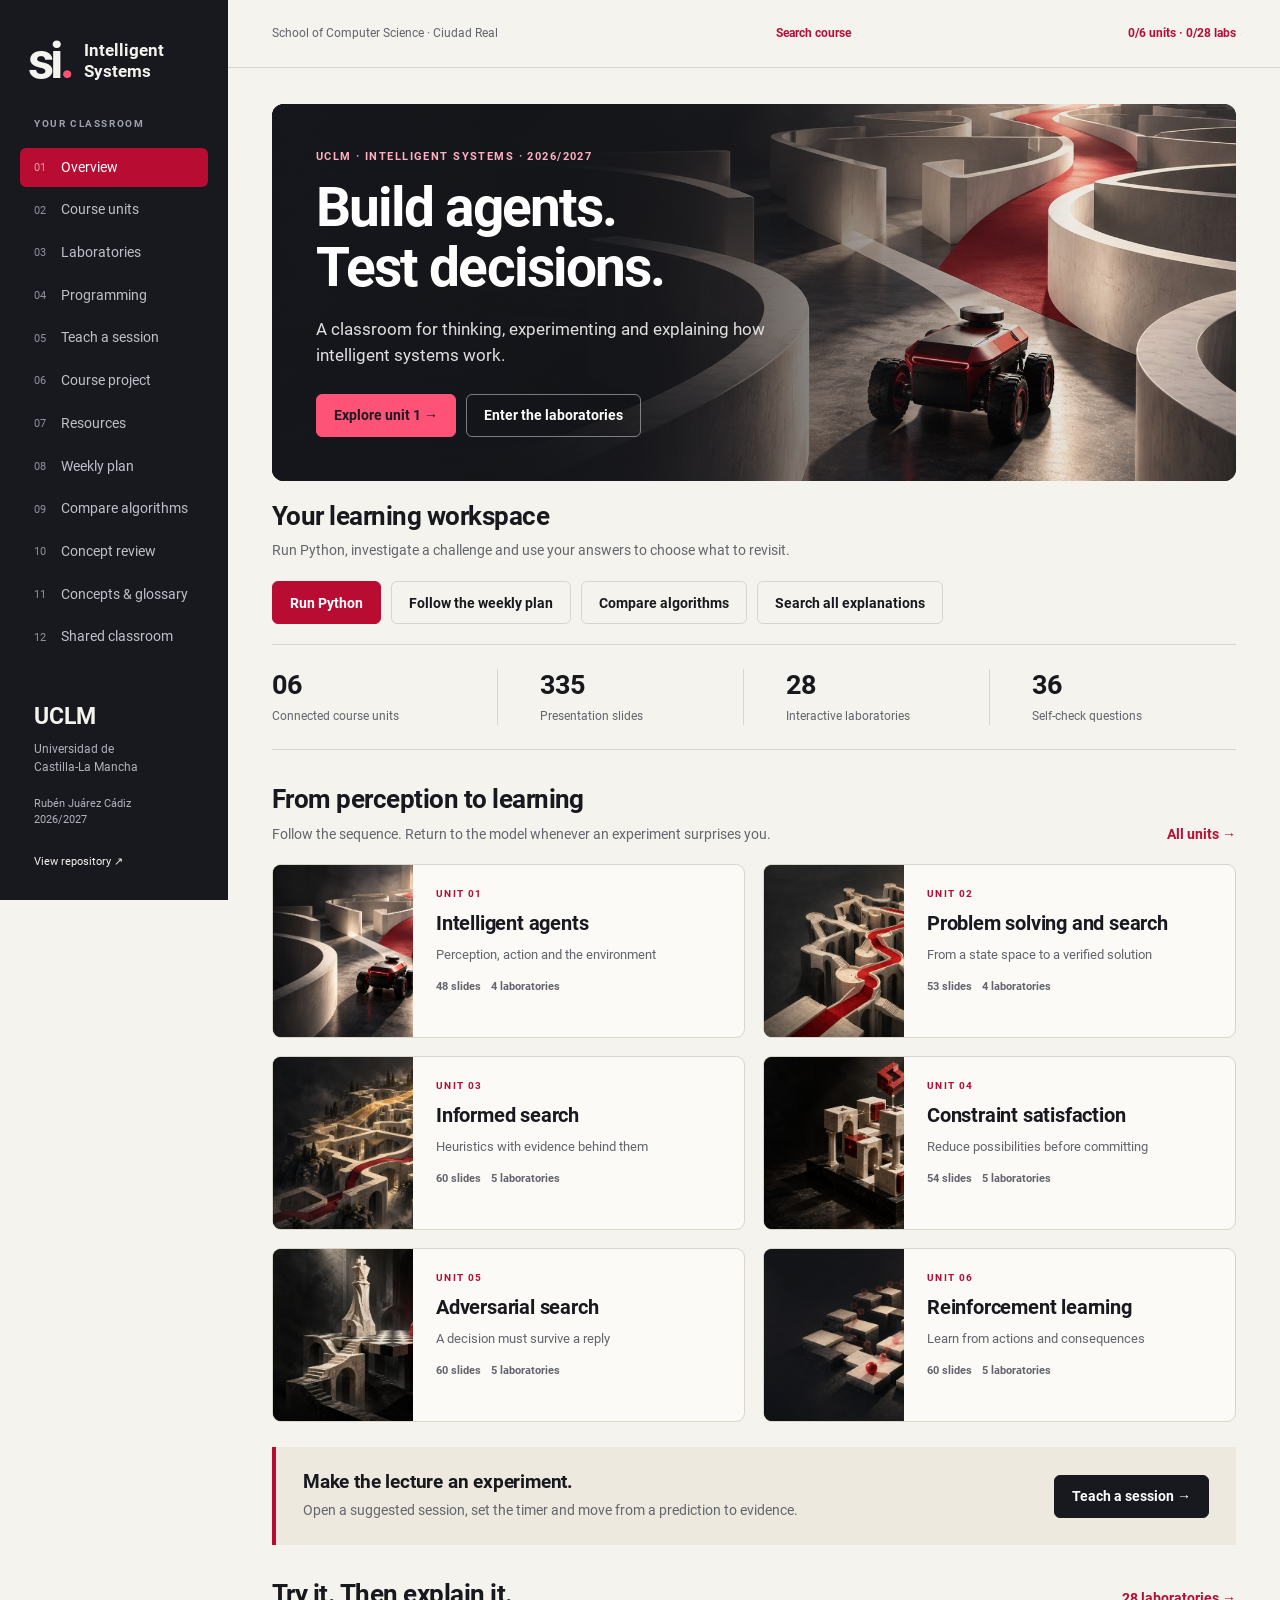
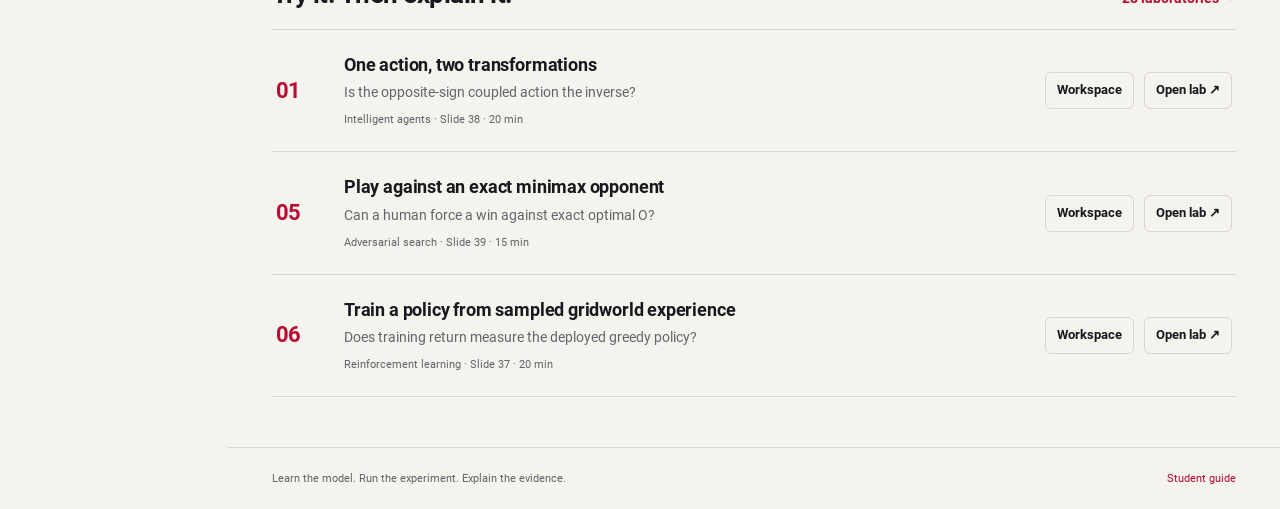
<file: index.html>
<!doctype html>
<html lang="en">
<head>
 <meta charset="utf-8"><meta name="viewport" content="width=device-width, initial-scale=1">
 <meta name="theme-color" content="#18191e"><meta name="description" content="UCLM Intelligent Systems: six units, 28 interactive laboratories, programming exercises and classroom tools.">
 <title>Intelligent Systems · UCLM</title>
 <link rel="icon" href="assets/favicon.svg" type="image/svg+xml"><link rel="stylesheet" href="assets/campus.css"><link rel="stylesheet" href="assets/learning.css">
 <script src="assets/course-data.js" defer></script><script src="assets/learning-core.js" defer></script><script src="assets/progress.js" defer></script><script src="assets/learning-data.js" defer></script><script src="assets/search-data.js" defer></script><script src="assets/comparisons.js" defer></script><script src="assets/runner.js" defer></script><script src="assets/live-client.js" defer></script><script src="assets/learning-ui.js" defer></script><script src="assets/app.js" defer></script>
</head>
<body>
 <a class="skip-link" href="#main">Skip to content</a>
 <aside class="sidebar">
  <a class="brand" href="#home" aria-label="Intelligent Systems home"><span class="brand-mark">si<span>.</span></span><span>Intelligent<br>Systems</span></a>
  <button id="menu-toggle" class="menu-toggle" aria-expanded="false" aria-controls="primary-nav">Menu</button>
  <nav id="primary-nav" aria-label="Course navigation">
   <span class="nav-label">YOUR CLASSROOM</span>
   <a href="#home" data-nav="home"><span aria-hidden="true">01</span> Overview</a>
   <a href="#units" data-nav="units"><span aria-hidden="true">02</span> Course units</a>
   <a href="#labs" data-nav="labs"><span aria-hidden="true">03</span> Laboratories</a>
   <a href="#practice" data-nav="practice"><span aria-hidden="true">04</span> Programming</a>
   <a href="#classroom" data-nav="classroom"><span aria-hidden="true">05</span> Teach a session</a>
   <a href="#project" data-nav="project"><span aria-hidden="true">06</span> Course project</a>
   <a href="#resources" data-nav="resources"><span aria-hidden="true">07</span> Resources</a>
   <a href="#schedule" data-nav="schedule"><span aria-hidden="true">08</span> Weekly plan</a>
   <a href="#compare" data-nav="compare"><span aria-hidden="true">09</span> Compare algorithms</a>
   <a href="#review" data-nav="review"><span aria-hidden="true">10</span> Concept review</a>
   <a href="#glossary" data-nav="glossary"><span aria-hidden="true">11</span> Concepts & glossary</a>
   <a href="#live" data-nav="live"><span aria-hidden="true">12</span> Shared classroom</a>
  </nav>
  <div class="sidebar-foot"><b>UCLM</b><span>Universidad de<br>Castilla-La Mancha</span><small>Rubén Juárez Cádiz<br>2026/2027</small><a href="https://github.com/rubences/Sistemas-Inteligentes" target="_blank" rel="noopener">View repository ↗</a></div>
 </aside>
 <div class="workspace">
  <header class="topbar"><span>School of Computer Science · Ciudad Real</span><a class="site-search" href="#search">Search course</a><a href="#resources" id="progress-summary">Your progress</a></header>
  <div id="storage-notice" class="notice" hidden></div>
  <main id="main" tabindex="-1"></main>
  <footer class="site-foot"><span>Learn the model. Run the experiment. Explain the evidence.</span><a href="docs/STUDENT_GUIDE.md">Student guide</a></footer>
 </div>
 <div id="toast" class="toast" role="status" aria-live="polite" hidden></div>
 <input id="import-file" type="file" accept="application/json,.json" hidden>
 <noscript><div class="noscript"><h1>Intelligent Systems</h1><p>Enable JavaScript to use the course campus. The PDFs and standalone presentations are also available in the <a href="materials/">materials folder</a>.</p></div></noscript>
</body>
</html>
</file>
<file: assets/campus.css>
@font-face{font-family:Campus;src:url('roboto-400.woff2') format('woff2');font-weight:400;font-display:swap}@font-face{font-family:Campus;src:url('roboto-700.woff2') format('woff2');font-weight:700;font-display:swap}
:root{--ink:#18191e;--paper:#f5f3ed;--muted:#62656c;--red:#b80c33;--pink:#ff5277;--line:#d8d5cd;--white:#fff;--sidebar:228px;color-scheme:light}*{box-sizing:border-box}html{scroll-behavior:smooth}body{margin:0;background:var(--paper);color:var(--ink);font:16px/1.55 Campus,Arial,sans-serif}a{color:inherit;text-decoration:none}button,input,select,textarea{font:inherit}button,.button{display:inline-flex;align-items:center;justify-content:center;gap:8px;min-height:43px;padding:10px 17px;border:1px solid var(--line);border-radius:6px;background:transparent;color:inherit;font-weight:700;font-size:14px;line-height:1.3;cursor:pointer;text-align:center}button:hover,.button:hover{border-color:var(--red);background:#b80c3308}button:disabled{opacity:.4;cursor:default}.button.primary,button.primary{background:var(--red);border-color:var(--red);color:white}.button.primary:hover,button.primary:hover{background:#930b2b}.button.dark{background:var(--ink);border-color:var(--ink);color:white}.button.small{padding:8px 11px;min-height:37px;font-size:13px}a:focus-visible,button:focus-visible,input:focus-visible,select:focus-visible,textarea:focus-visible,summary:focus-visible{outline:3px solid #009eae;outline-offset:4px}[hidden]{display:none!important}.skip-link{position:fixed;top:-80px;left:16px;z-index:100;background:white;padding:12px}.skip-link:focus{top:10px}.sidebar{position:fixed;inset:0 auto 0 0;width:var(--sidebar);background:var(--ink);color:var(--paper);padding:30px 20px;display:flex;flex-direction:column;z-index:30;overflow-y:auto}.brand{display:flex;align-items:center;gap:13px;font-size:17px;font-weight:700;line-height:1.2;padding:0 8px}.brand-mark{font-size:51px;letter-spacing:-4px}.brand-mark>span{color:var(--pink)}.nav-label{font-size:10px;font-weight:700;letter-spacing:.16em;color:#9da0ab;display:block;margin:46px 14px 16px}nav>a{display:flex;gap:15px;align-items:center;padding:13px 14px;margin:3px 0;font-size:14px;color:#bfc1ca;border-radius:6px}nav>a>span{font-size:11px;color:#8e919e;font-variant-numeric:tabular-nums}nav>a:hover{background:#ffffff0b;color:white}nav>a[aria-current=page]{background:#b80c33;color:white}nav>a[aria-current=page]>span{color:#fff9}.sidebar-foot{margin-top:auto;padding:34px 14px 0;display:flex;flex-direction:column;gap:8px;font-size:12px;line-height:1.45}.sidebar-foot>b{font-size:23px}.sidebar-foot>span,.sidebar-foot>small{color:#aeb0ba}.sidebar-foot>small{margin-top:12px;font-size:11px}.sidebar-foot>a{margin-top:18px;font-size:11px}.workspace{margin-left:var(--sidebar)}.topbar{min-height:68px;border-bottom:1px solid var(--line);display:flex;justify-content:space-between;align-items:center;gap:20px;padding:15px 44px;font-size:12px;color:var(--muted)}.topbar>a{font-weight:700;color:var(--red);white-space:nowrap}main{padding:36px 44px 50px;max-width:1530px;margin:auto;min-height:calc(100vh - 150px)}h1,h2,h3,p{margin:0}h1{font-size:46px;line-height:1.09;letter-spacing:-.035em;max-width:1050px}h2{font-size:26px;line-height:1.2;letter-spacing:-.02em}h3{font-size:19px;line-height:1.3;letter-spacing:-.01em}.eyebrow{font-size:11px;letter-spacing:.13em;font-weight:700;text-transform:uppercase;color:var(--red);margin-bottom:13px}.lead{font-size:18px;line-height:1.6;color:var(--muted);max-width:760px;margin-top:18px}.section-heading{display:flex;align-items:end;justify-content:space-between;gap:20px;margin:34px 0 19px}.section-heading p{color:var(--muted);font-size:14px;margin-top:8px}.text-link{color:var(--red);font-size:14px;font-weight:700;white-space:nowrap}.hero{min-height:368px;position:relative;background:#17181d;color:white;border-radius:12px;overflow:hidden;padding:44px;display:flex;flex-direction:column;justify-content:center}.hero:before{content:'';position:absolute;inset:0;background:linear-gradient(90deg,#16171cf2 5%,#16171ca6 48%,#16171c10 83%),url('unit-1.jpg') center/cover}.hero>*{position:relative}.hero h1{font-size:55px;max-width:650px}.hero .eyebrow{color:#ffafc1}.hero p{max-width:490px;color:#e1e0df;font-size:17px;margin-top:18px}.hero .actions{margin-top:25px}.hero .button{border-color:#ffffff70}.hero .button.primary{background:var(--pink);border-color:var(--pink);color:#1b1b20}.hero .button:hover{background:#ffffff22}.actions{display:flex;flex-wrap:wrap;gap:10px;margin-top:20px}.stats{display:grid;grid-template-columns:repeat(4,1fr);border-bottom:1px solid var(--line);padding:24px 0;gap:20px}.stats>div{border-right:1px solid var(--line);padding-left:22px}.stats>div:first-child{padding-left:0}.stats>div:last-child{border:0}.stats strong{font-size:27px;line-height:1.2;display:block}.stats span{display:block;color:var(--muted);font-size:12px;margin-top:5px}.course-grid{display:grid;grid-template-columns:1fr 1fr;gap:18px}.unit-card{border:1px solid var(--line);background:#fff9;border-radius:9px;overflow:hidden;display:grid;grid-template-columns:140px 1fr;min-height:174px;transition:border-color .15s,transform .15s}.unit-card:hover{border-color:#b80c3370;transform:translateY(-2px)}.unit-card>img{width:140px;height:100%;object-fit:cover;object-position:64% center;background:var(--ink)}.unit-card-content{padding:21px 23px}.unit-card .eyebrow{font-size:10px;margin-bottom:8px}.unit-card h3{font-size:20px}.unit-card p{font-size:13px;color:var(--muted);line-height:1.5;margin-top:9px}.unit-meta{display:flex;flex-wrap:wrap;gap:10px;font-size:11px;font-weight:700;color:var(--muted);margin-top:14px}.unit-meta .complete{color:#26624c}.callout{padding:23px 27px;border-left:4px solid var(--red);background:#ede9df;display:flex;justify-content:space-between;align-items:center;gap:24px;margin-top:25px}.callout p{color:var(--muted);font-size:14px;margin-top:5px}.callout .actions{margin-top:0;flex-shrink:0}.back{display:inline-block;color:var(--muted);font-size:13px;margin-bottom:24px}.unit-heading{display:grid;grid-template-columns:1fr 280px;gap:35px;align-items:center}.unit-heading>img{width:280px;height:188px;object-fit:cover;object-position:right;border-radius:9px}.pills{display:flex;gap:8px;flex-wrap:wrap;margin-top:22px}.pill{padding:5px 10px;border:1px solid var(--line);border-radius:4px;font-size:11px;color:var(--muted)}.two-col{display:grid;grid-template-columns:1.12fr 1fr;gap:35px;margin-top:32px}.panel{border:1px solid var(--line);padding:26px;border-radius:9px;background:#fff7}.panel h2{font-size:23px}.outcomes{padding:0;list-style:none;margin:20px 0 0}.outcomes li{border-top:1px solid var(--line);padding:14px 0 14px 27px;position:relative;font-size:15px}.outcomes li:before{content:'↗';position:absolute;left:0;color:var(--red);font-weight:700}.subtle{font-size:13px;color:var(--muted);line-height:1.55}.panel .subtle{margin-top:13px}.lab-list{border-top:1px solid var(--line)}.lab-row{display:grid;grid-template-columns:48px 1fr auto;gap:20px;align-items:center;padding:23px 4px;border-bottom:1px solid var(--line)}.lab-no{color:var(--red);font-size:22px;font-weight:700;letter-spacing:-.04em}.lab-row h3{font-size:18px}.lab-row p{color:var(--muted);font-size:14px;line-height:1.5;margin-top:6px}.lab-row small{display:block;color:var(--muted);font-size:11px;margin-top:8px}.lab-row .actions{margin:0;flex-wrap:nowrap}.badge{font-size:10px;border:1px solid #b80c3325;background:#b80c330a;color:var(--red);padding:3px 6px;margin-left:8px;vertical-align:middle;white-space:nowrap}.filters{display:flex;gap:15px;margin:29px 0 18px;align-items:end}.filters label{flex:1;font-size:12px;font-weight:700}.filters label:last-child{max-width:285px}input,select,textarea{border:1px solid #c8c6bf;border-radius:6px;background:white;color:var(--ink);padding:11px 13px;max-width:100%}label>input,label>select{display:block;width:100%;margin-top:7px}.result-count{font-size:12px;color:var(--muted);margin-bottom:15px}.empty{padding:55px 25px;text-align:center;border:1px dashed var(--line);border-radius:8px}.empty p{color:var(--muted);margin:10px 0}.steps{display:grid;grid-template-columns:repeat(3,1fr);gap:24px;margin:30px 0}.step{border-top:2px solid var(--red);padding-top:16px}.step>b{display:block;color:var(--red);font-size:12px;margin-bottom:9px}.step h3{font-size:20px}.step p{color:var(--muted);font-size:15px;margin-top:11px}.evidence-form{margin-top:28px}.evidence-form label{display:block;font-size:14px;font-weight:700;margin-bottom:10px}.evidence-form textarea{width:100%;min-height:180px;resize:vertical;line-height:1.6}.evidence-bottom{display:flex;justify-content:space-between;align-items:center;gap:20px;margin-top:10px}.evidence-bottom label{font-weight:400;margin:0;font-size:13px}.evidence-bottom input{display:inline-block;width:auto;margin:0 7px 0 0}.evidence-bottom .actions{margin:0}.quiz{margin-top:22px}.quiz-top{display:flex;justify-content:space-between;color:var(--muted);font-size:12px;margin-bottom:16px}.quiz h3{font-size:20px;line-height:1.5}.quiz-options{border:0;margin:18px 0;padding:0;display:grid;gap:10px}.quiz-options label{display:flex;align-items:start;gap:11px;padding:13px 15px;border:1px solid var(--line);border-radius:6px;cursor:pointer;font-size:15px}.quiz-options input{margin:5px 0 0;accent-color:var(--red)}.quiz-options label:has(input:checked){border-color:var(--red);background:#b80c3306}.feedback{border-left:3px solid #267452;background:#2674520a;padding:15px 17px;font-size:14px;margin:18px 0}.feedback.incorrect{border-color:#b80c33;background:#b80c3308}.feedback strong{display:block;margin-bottom:5px}.score{font-size:50px;line-height:1.1;font-weight:700;letter-spacing:-.04em;margin:20px 0 12px}.practice-grid{display:grid;grid-template-columns:1fr 1fr;gap:20px;margin-top:28px}.practice-card{border-top:2px solid var(--ink);padding:21px 0}.practice-card h3{margin:8px 0 11px;font-size:23px}.practice-card p{font-size:14px;color:var(--muted)}code,pre{font-family:Consolas,'Liberation Mono',monospace;font-size:13px}pre{background:#eae6dd;border-radius:6px;padding:19px 21px;overflow-x:auto;margin:18px 0;line-height:1.7}p code{background:#eae6dd;padding:3px 5px}.teacher-select{max-width:390px;margin-top:24px;display:block;font-size:13px;font-weight:700}.classroom-grid{display:grid;grid-template-columns:1fr 1.1fr;gap:30px;margin-top:26px}.timer-panel{background:var(--ink);color:white;border-radius:10px;padding:32px;position:sticky;top:25px;align-self:start}.timer-panel .eyebrow{color:#ff9db3}.timer-panel h2{font-size:29px}.clock{font-size:87px;line-height:1.1;letter-spacing:-.05em;font-variant-numeric:tabular-nums;margin:29px 0 15px}.timer-panel label{font-size:12px;color:#b8bac4}.timer-panel input{width:100px;background:#292b32;border-color:#6a6d77;color:white;font-size:14px}.timer-panel button,.timer-panel .button{border-color:#777b88;color:white}.timer-panel .primary{background:var(--pink);border-color:var(--pink);color:var(--ink)}.timer-panel .subtle{color:#b8bac4;margin-top:21px}.agenda{list-style:none;padding:0;margin:0}.agenda>li{border-bottom:1px solid var(--line)}.agenda button{display:block;width:100%;text-align:left;border:0;padding:19px 18px;border-left:3px solid transparent;border-radius:0;background:transparent;font-weight:400}.agenda button[aria-current=step]{border-left-color:var(--red);background:#eae6dd}.agenda b{display:flex;justify-content:space-between;font-size:16px}.agenda b span{color:var(--red);font-size:13px;white-space:nowrap;margin-left:14px}.agenda p{font-size:14px;color:var(--muted);margin-top:7px;line-height:1.55}.project-hero{border-bottom:1px solid var(--line);padding-bottom:28px}.project-stages{margin-top:28px;display:grid;grid-template-columns:1fr 1fr;gap:0 35px}.project-stages article{border-top:1px solid var(--line);padding:23px 0}.project-stages article>span{color:var(--red);font-size:12px;font-weight:700}.project-stages h3{margin:8px 0}.project-stages p{font-size:14px;color:var(--muted)}.table-wrap{overflow-x:auto}table{width:100%;border-collapse:collapse;font-size:14px;margin-top:19px}th{text-align:left;color:var(--muted);font-size:12px;font-weight:700;padding:12px;border-bottom:2px solid var(--ink)}td{padding:16px 12px;border-bottom:1px solid var(--line);vertical-align:top}th:first-child,td:first-child{padding-left:0}td a{color:var(--red);font-weight:700;display:inline-block;margin-right:14px}.resource-notes{display:grid;grid-template-columns:repeat(3,1fr);gap:22px;margin-top:28px}.resource-notes a{padding:22px;border-top:2px solid var(--red);background:#ebe7dd}.resource-notes h3{font-size:18px}.resource-notes p{font-size:13px;margin-top:8px;color:var(--muted)}.notice{margin:20px 44px 0;padding:14px 20px;background:#fff1cb;color:#684f08;border:1px solid #dfc981;font-size:14px;border-radius:6px}.toast{position:fixed;bottom:25px;right:25px;max-width:460px;z-index:80;background:var(--ink);color:white;padding:16px 22px;border:1px solid #5c6069;border-radius:8px;box-shadow:0 5px 20px #0002;font-size:14px}.site-foot{max-width:1530px;margin:auto;padding:22px 44px;border-top:1px solid var(--line);display:flex;justify-content:space-between;gap:20px;color:var(--muted);font-size:11px}.site-foot a{color:var(--red)}.menu-toggle{display:none}.noscript{margin-left:var(--sidebar);padding:40px}.noscript a{text-decoration:underline}.muted{color:var(--muted)}.check-note{margin-top:18px}.check-note input{margin-right:7px;accent-color:var(--red)}
@media(min-width:1600px){.hero{min-height:400px}.hero h1{font-size:65px}.unit-card{grid-template-columns:175px 1fr}.unit-card>img{width:175px}.unit-card-content{padding:27px}}
@media(max-width:1180px){:root{--sidebar:202px}main{padding:28px}.topbar,.site-foot{padding-left:28px;padding-right:28px}.hero{padding:34px}.hero h1{font-size:48px}.unit-card{grid-template-columns:110px 1fr}.unit-card>img{width:110px}.unit-card-content{padding:18px}.unit-card h3{font-size:18px}.unit-heading{grid-template-columns:1fr 230px}.unit-heading>img{width:230px;height:180px}.lab-row .actions{flex-direction:column;align-items:stretch}.clock{font-size:70px}.two-col{gap:24px}.sidebar{padding-left:13px;padding-right:13px}.resource-notes{gap:15px}}
@media(max-width:900px){.course-grid,.two-col{grid-template-columns:1fr}.unit-card{grid-template-columns:160px 1fr}.unit-card>img{width:160px}.unit-heading{grid-template-columns:1fr}.unit-heading>img{display:none}.classroom-grid{grid-template-columns:1fr}.timer-panel{position:static}.hero h1{font-size:44px}.hero:before{background:linear-gradient(90deg,#16171ce8,#16171c77),url('unit-1.jpg') center/cover}.hero p{max-width:400px}.steps{grid-template-columns:1fr}.stats strong{font-size:23px}.resource-notes{grid-template-columns:1fr}.callout{align-items:start;flex-direction:column}.project-stages{grid-template-columns:1fr}.practice-grid{grid-template-columns:1fr}}
@media(max-width:650px){:root{--sidebar:0px}.sidebar{position:sticky;inset:auto;top:0;width:100%;padding:11px 18px;overflow:visible;display:grid;grid-template-columns:1fr auto;z-index:30}.brand{padding:0;gap:12px;font-size:13px}.brand-mark{font-size:35px;letter-spacing:-3px}.menu-toggle{display:inline-flex;font-size:12px;min-height:34px;padding:8px 12px;align-self:center;border-color:#646873}.sidebar nav{display:none;grid-column:1/-1;padding:8px 0 5px}.sidebar.open nav{display:grid;grid-template-columns:1fr 1fr;gap:2px}.nav-label{grid-column:1/-1;margin:12px 11px 8px}.sidebar nav>a{padding:10px 11px;font-size:12px;gap:8px}.sidebar-foot{display:none}.topbar{min-height:47px;padding:10px 20px;gap:10px;font-size:10px}.topbar>span{max-width:195px}.workspace{margin:0}main{padding:24px 19px 35px}h1{font-size:35px}.lead{font-size:16px;margin-top:15px}.hero{min-height:345px;padding:27px 23px;border-radius:8px}.hero h1{font-size:41px}.hero p{font-size:15px}.hero .eyebrow{font-size:10px}.hero .actions{gap:9px}.hero .button{font-size:12px;padding:11px 13px}.stats{gap:11px;padding:21px 0;grid-template-columns:1fr 1fr}.stats>div{padding:5px 0;border:0}.stats strong{font-size:24px}.stats span{font-size:11px}.section-heading{align-items:start;gap:12px;margin-top:28px}.section-heading h2{font-size:23px}.section-heading .text-link{font-size:12px}.unit-card{grid-template-columns:100px 1fr;min-height:160px}.unit-card>img{width:100px}.unit-card-content{padding:17px}.unit-card h3{font-size:18px}.unit-card p{font-size:12px}.unit-meta{gap:8px;font-size:10px}.unit-heading h1{font-size:36px}.unit-heading .actions .button{font-size:12px;padding:10px 11px}.panel{padding:21px}.two-col{margin-top:24px;gap:18px}.lab-row{grid-template-columns:30px 1fr;gap:13px;padding:22px 0}.lab-row .actions{grid-column:2;flex-direction:row;flex-wrap:wrap;margin-top:1px}.lab-row h3{font-size:17px}.lab-row p{font-size:13px}.lab-no{font-size:19px}.lab-row small{font-size:10px}.filters{flex-direction:column;align-items:stretch;gap:13px}.filters label:last-child{max-width:none}.evidence-bottom{flex-direction:column;align-items:start}.steps{gap:22px}.score{font-size:44px}.timer-panel{padding:26px 23px}.clock{font-size:76px}.teacher-select{max-width:none}.agenda button{padding:17px 10px}.agenda b{font-size:15px}.agenda b span{font-size:12px}.resource-notes{gap:15px}.table-wrap table{min-width:590px}.callout{padding:21px}.site-foot{padding:20px;display:block;font-size:10px}.site-foot>a{display:inline-block;margin-top:9px}.notice{margin:18px 19px 0;font-size:13px}.toast{bottom:15px;left:15px;right:15px;max-width:none;padding:15px 18px}.quiz-options label{padding:12px;font-size:14px}.quiz h3{font-size:18px}pre{font-size:12px;padding:16px}.back{margin-bottom:19px}}
@media(prefers-reduced-motion:reduce){html{scroll-behavior:auto}*{transition:none!important}}
@media print{.sidebar,.topbar,.site-foot,.toast,.actions,.filters,.evidence-bottom,.menu-toggle,.timer-panel button,.timer-panel input,.quiz-options input{display:none!important}.workspace{margin:0}main{max-width:none;padding:0}.hero{background:#18191e!important;print-color-adjust:exact}.panel,.unit-card,.lab-row,.step{break-inside:avoid}body{font-size:12px}.hero h1{font-size:35px}.table-wrap{overflow:visible}.timer-panel{position:static}.evidence-form textarea{min-height:220px}.quiz-options label{padding:7px}}
/* Let code blocks scroll inside grid panels without widening the mobile page. */
.two-col>*,.classroom-grid>*{min-width:0}
</file>
<file: assets/learning.css>
.learning-links,.compare-tabs{display:flex;flex-wrap:wrap;gap:9px;margin:24px 0}.learning-links .button{font-size:12px}.lab-workspace,.study-workspace,.code-workspace{display:grid;grid-template-columns:minmax(0,1.55fr) minmax(280px,1fr);gap:24px;margin-top:28px;align-items:start}.lab-workspace>*,.study-workspace>*,.code-workspace>*{min-width:0}.lecture-frame{width:100%;height:800px;max-height:1100px;border:1px solid var(--line);border-radius:9px;background:white}.evidence-panel{background:#fff9;border:1px solid var(--line);border-radius:9px;padding:24px}.evidence-panel .step{margin:0 0 20px;padding-top:12px}.evidence-panel .step p{font-size:14px}.evidence-panel textarea{min-height:250px}.evidence-panel .evidence-bottom{display:block}.evidence-panel button{margin-top:12px}.field{display:block;font-size:13px;font-weight:700;margin:23px 0 15px}.field>textarea,.field>input,.field>select{display:block;width:100%;margin-top:8px}.field textarea{min-height:140px;resize:vertical}.worked{margin-top:28px}.worked p,.study-workspace p,.challenge-grid p{margin-top:15px}.worked li,.challenge-grid li{margin:10px 0}.challenge-grid{display:grid;grid-template-columns:repeat(3,minmax(0,1fr));gap:20px;margin-top:24px}.challenge-grid h2{font-size:22px}.challenge-grid details{margin-top:18px}.challenge-grid textarea{font-weight:400;font-size:14px;line-height:1.6}.editor-bar{display:flex;justify-content:space-between;gap:15px;margin-bottom:12px;font-weight:700}.code-editor{width:100%;min-height:510px;background:#17191f;color:#e9edf7;resize:vertical;font:14px/1.65 Consolas,monospace;tab-size:4;white-space:pre;overflow:auto}.code-editor.compact{min-height:210px;max-height:350px}.console-output{min-height:230px;max-height:500px;background:#18191e;color:#e8e7e2;white-space:pre-wrap;overflow-wrap:anywhere}.code-workspace details{margin-top:20px}.code-workspace pre{white-space:pre-wrap;overflow-wrap:anywhere}.search-result{border-bottom:1px solid var(--line);padding:22px 0}.search-result p{color:var(--muted);margin-top:10px;font-size:14px}.search-result h3{color:var(--red)}.concept-path{display:grid;grid-template-columns:repeat(3,minmax(0,1fr));gap:15px;margin-top:25px}.concept-path .panel{padding:20px}.glossary-grid{display:grid;grid-template-columns:repeat(2,minmax(0,1fr));gap:18px;margin-top:30px}.glossary-grid p{margin:12px 0}.translation{color:var(--red);font-weight:700;font-size:14px}.week-list{display:grid;grid-template-columns:repeat(2,minmax(0,1fr));gap:22px;margin-top:30px}.week-list dt{font-size:12px;font-weight:700;color:var(--red);margin-top:15px}.week-list dd{font-size:14px;margin:5px 0}.review-list{display:grid;grid-template-columns:repeat(2,minmax(0,1fr));gap:18px;margin-top:28px}.review-list h3{margin:12px 0}.review-list p{font-size:14px;margin-top:9px}.review-status{font-size:11px;color:var(--muted);font-weight:700}.review-status.retry{color:#a10a2c}.review-status.due{color:#805e00}.review-status.recent{color:#196443}.compare-tabs [aria-pressed=true]{background:var(--ink);color:white}.study-workspace .panel{position:sticky;top:20px}.study-workspace ol{padding-left:20px}.study-workspace li{margin-top:12px}.live-grid{display:grid;grid-template-columns:1fr 1fr;gap:22px;margin-top:28px}.live-grid>*{min-width:0}.live-grid label{display:block;margin-top:18px}.live-grid input,.live-grid textarea,.live-grid select{display:block;width:100%;margin-top:7px}.live-record{border-top:1px solid var(--line);padding:18px 0}.live-record pre{max-height:280px;white-space:pre-wrap;overflow-wrap:anywhere}.site-search{font-size:12px;font-weight:700;color:var(--red)}.topbar{flex-wrap:wrap}.sidebar nav>a{padding-top:9px;padding-bottom:9px}.sidebar .nav-label{margin-top:25px}.sidebar-foot{padding-top:20px}summary{cursor:pointer;font-weight:700;font-size:14px;padding:7px 0}.panel hr{border:0;border-top:1px solid var(--line);margin:25px 0}.learning-banner{padding:20px 0;border-bottom:1px solid var(--line)}.learning-banner p{font-size:14px;color:var(--muted);margin:8px 0}
@media(max-width:1250px){.lab-workspace,.study-workspace,.code-workspace{grid-template-columns:1fr}.study-workspace .panel{position:static}.challenge-grid{grid-template-columns:1fr}.lecture-frame{height:740px}.evidence-panel textarea{min-height:190px}.concept-path{grid-template-columns:repeat(2,minmax(0,1fr))}}
@media(max-width:700px){.glossary-grid,.week-list,.review-list,.live-grid{grid-template-columns:1fr}.concept-path{grid-template-columns:1fr}.code-editor{font-size:12px;min-height:390px}.code-workspace .panel{padding:17px}.editor-bar{display:block}.editor-bar span{display:block;margin-top:6px}.lecture-frame{height:730px}.learning-links .button{flex:1;min-width:125px}.evidence-panel{padding:19px}.live-grid .panel{padding:19px}}
@media print{.lecture-frame,.code-editor,#python-sandbox,.live-grid input,.learning-links,.compare-tabs{display:none!important}.lab-workspace,.study-workspace,.week-list,.challenge-grid,.review-list{display:block}.panel{margin:15px 0}.evidence-panel textarea{height:450px}.code-workspace{display:block}}

.submission-card{border-top:1px solid var(--line);padding:22px 0}.submitted-text{white-space:pre-wrap;overflow-wrap:anywhere;max-height:400px;overflow:auto}.live-grid input[type=radio]{display:inline-block;width:auto;margin-right:10px}.live-grid .choice{font-weight:400}#live-body>.panel,#room-workspace>.panel{margin-top:24px}#live-status{margin-top:20px;overflow-wrap:anywhere}#invite-code{overflow-wrap:anywhere}#live-body pre{overflow-wrap:anywhere}#create-room input{display:block;width:100%;margin-top:8px}
</file>
